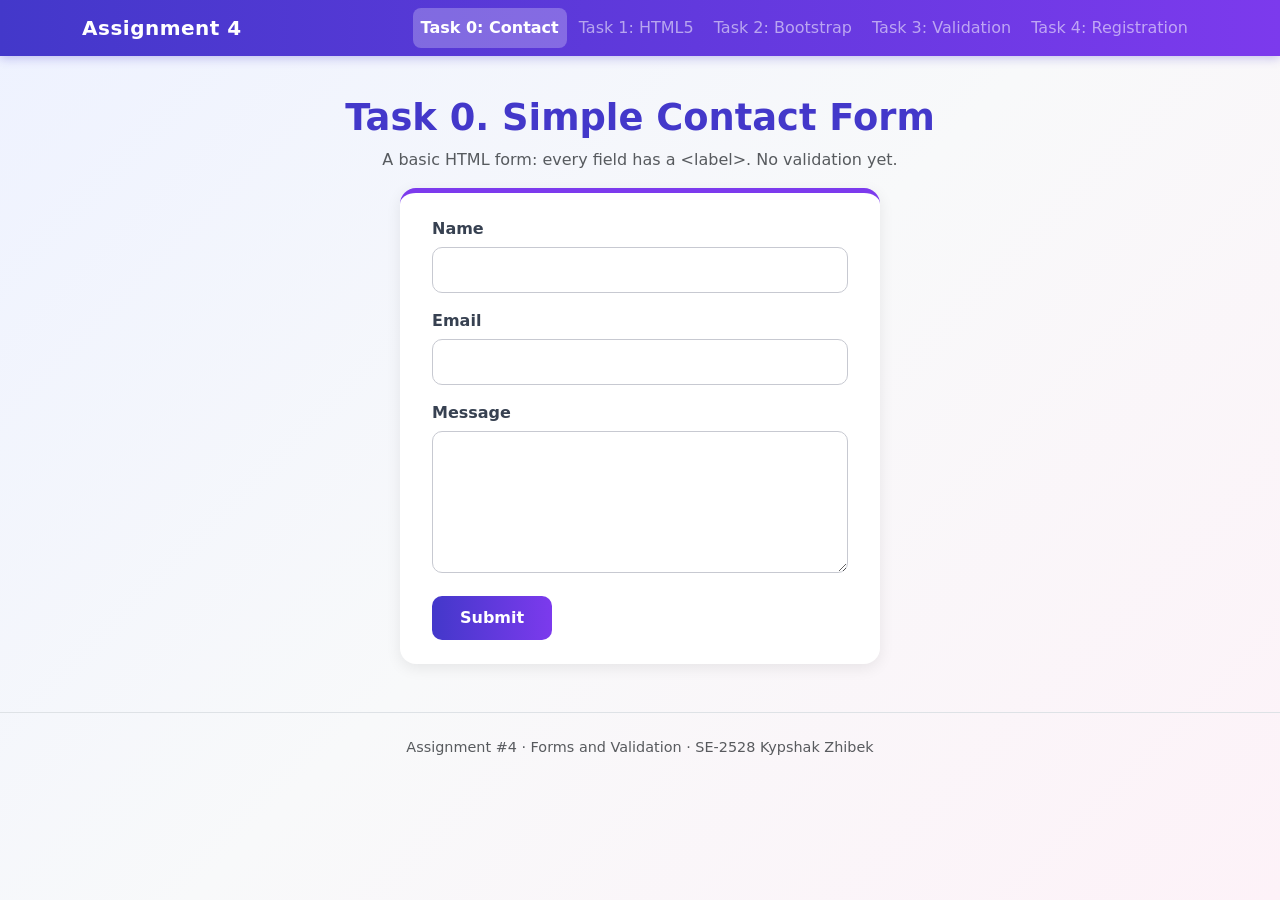
<file: index.html>
<!DOCTYPE html>
<html lang="en">
<head>
  <meta charset="UTF-8">
  <meta name="viewport" content="width=device-width, initial-scale=1">
  <title>Task 0: Simple Contact Form | Assignment 4</title>
  <link href="https://cdn.jsdelivr.net/npm/bootstrap@5.3.3/dist/css/bootstrap.min.css" rel="stylesheet">
  <link href="css/style.css" rel="stylesheet">
</head>
<body>
  <nav class="navbar navbar-expand-lg navbar-dark bg-dark">
    <div class="container">
      <a class="navbar-brand" href="index.html">Assignment 4</a>
      <button class="navbar-toggler" type="button" data-bs-toggle="collapse" data-bs-target="#nav" aria-controls="nav" aria-expanded="false" aria-label="Toggle navigation">
        <span class="navbar-toggler-icon"></span>
      </button>
      <div class="collapse navbar-collapse" id="nav">
        <ul class="navbar-nav ms-auto">
          <li class="nav-item"><a class="nav-link active" href="index.html">Task 0: Contact</a></li>
          <li class="nav-item"><a class="nav-link" href="html-validation.html">Task 1: HTML5</a></li>
          <li class="nav-item"><a class="nav-link" href="bootstrap-form.html">Task 2: Bootstrap</a></li>
          <li class="nav-item"><a class="nav-link" href="validation.html">Task 3: Validation</a></li>
          <li class="nav-item"><a class="nav-link" href="registration.html">Task 4: Registration</a></li>
        </ul>
      </div>
    </div>
  </nav>

  <main class="container page">
    <h1>Task 0. Simple Contact Form</h1>
    <p class="text-muted">A basic HTML form: every field has a &lt;label&gt;. No validation yet.</p>

    <form action="#" method="post">
      <p>
        <label for="name">Name</label><br>
        <input type="text" id="name" name="name">
      </p>
      <p>
        <label for="email">Email</label><br>
        <input type="email" id="email" name="email">
      </p>
      <p>
        <label for="message">Message</label><br>
        <textarea id="message" name="message" rows="5" cols="40"></textarea>
      </p>
      <button type="submit">Submit</button>
    </form>
  </main>

  <footer class="text-center text-muted py-4 mt-5 border-top">Assignment #4 · Forms and Validation · SE-2528 Kypshak Zhibek</footer>
  <script src="https://cdn.jsdelivr.net/npm/bootstrap@5.3.3/dist/js/bootstrap.bundle.min.js"></script>
</body>
</html>
</file>
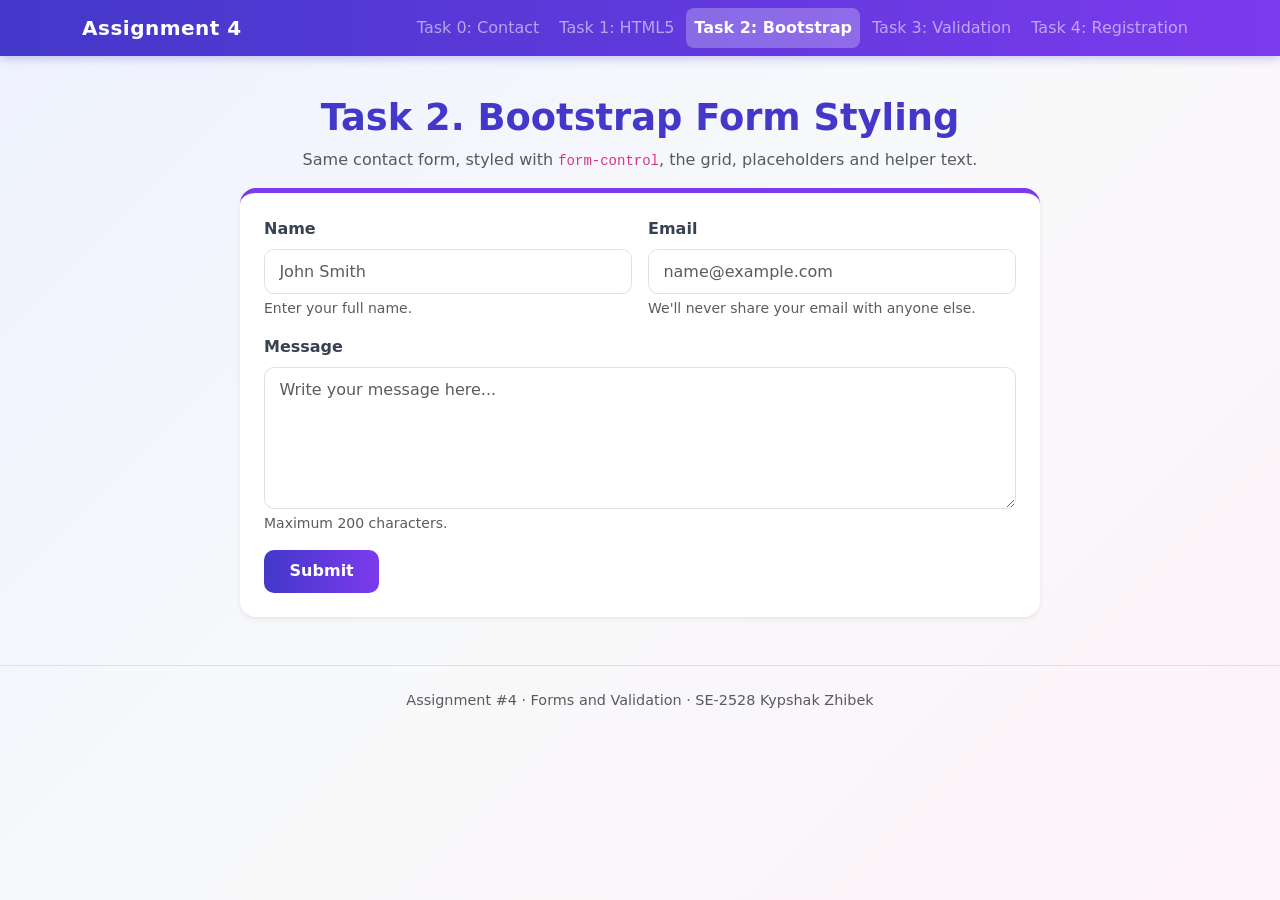
<file: bootstrap-form.html>
<!DOCTYPE html>
<html lang="en">
<head>
  <meta charset="UTF-8">
  <meta name="viewport" content="width=device-width, initial-scale=1">
  <title>Task 2: Bootstrap Form | Assignment 4</title>
  <link href="https://cdn.jsdelivr.net/npm/bootstrap@5.3.3/dist/css/bootstrap.min.css" rel="stylesheet">
  <link href="css/style.css" rel="stylesheet">
</head>
<body>
  <nav class="navbar navbar-expand-lg navbar-dark bg-dark">
    <div class="container">
      <a class="navbar-brand" href="index.html">Assignment 4</a>
      <button class="navbar-toggler" type="button" data-bs-toggle="collapse" data-bs-target="#nav" aria-controls="nav" aria-expanded="false" aria-label="Toggle navigation">
        <span class="navbar-toggler-icon"></span>
      </button>
      <div class="collapse navbar-collapse" id="nav">
        <ul class="navbar-nav ms-auto">
          <li class="nav-item"><a class="nav-link" href="index.html">Task 0: Contact</a></li>
          <li class="nav-item"><a class="nav-link" href="html-validation.html">Task 1: HTML5</a></li>
          <li class="nav-item"><a class="nav-link active" href="bootstrap-form.html">Task 2: Bootstrap</a></li>
          <li class="nav-item"><a class="nav-link" href="validation.html">Task 3: Validation</a></li>
          <li class="nav-item"><a class="nav-link" href="registration.html">Task 4: Registration</a></li>
        </ul>
      </div>
    </div>
  </nav>

  <main class="container page">
    <h1>Task 2. Bootstrap Form Styling</h1>
    <p class="text-muted">Same contact form, styled with <code>form-control</code>, the grid, placeholders and helper text.</p>

    <div class="card shadow-sm">
      <div class="card-body p-4">
        <form action="#" method="post">
          <div class="row g-3">
            <div class="col-md-6">
              <label for="name" class="form-label">Name</label>
              <input type="text" class="form-control" id="name" name="name" placeholder="John Smith" required maxlength="50">
              <div class="form-text">Enter your full name.</div>
            </div>
            <div class="col-md-6">
              <label for="email" class="form-label">Email</label>
              <input type="email" class="form-control" id="email" name="email" placeholder="name@example.com" required maxlength="100">
              <div class="form-text">We'll never share your email with anyone else.</div>
            </div>
            <div class="col-12">
              <label for="message" class="form-label">Message</label>
              <textarea class="form-control" id="message" name="message" rows="5" placeholder="Write your message here..." required maxlength="200"></textarea>
              <div class="form-text">Maximum 200 characters.</div>
            </div>
            <div class="col-12">
              <button type="submit" class="btn btn-primary">Submit</button>
            </div>
          </div>
        </form>
      </div>
    </div>
  </main>

  <footer class="text-center text-muted py-4 mt-5 border-top">Assignment #4 · Forms and Validation · SE-2528 Kypshak Zhibek</footer>
  <script src="https://cdn.jsdelivr.net/npm/bootstrap@5.3.3/dist/js/bootstrap.bundle.min.js"></script>
</body>
</html>
</file>
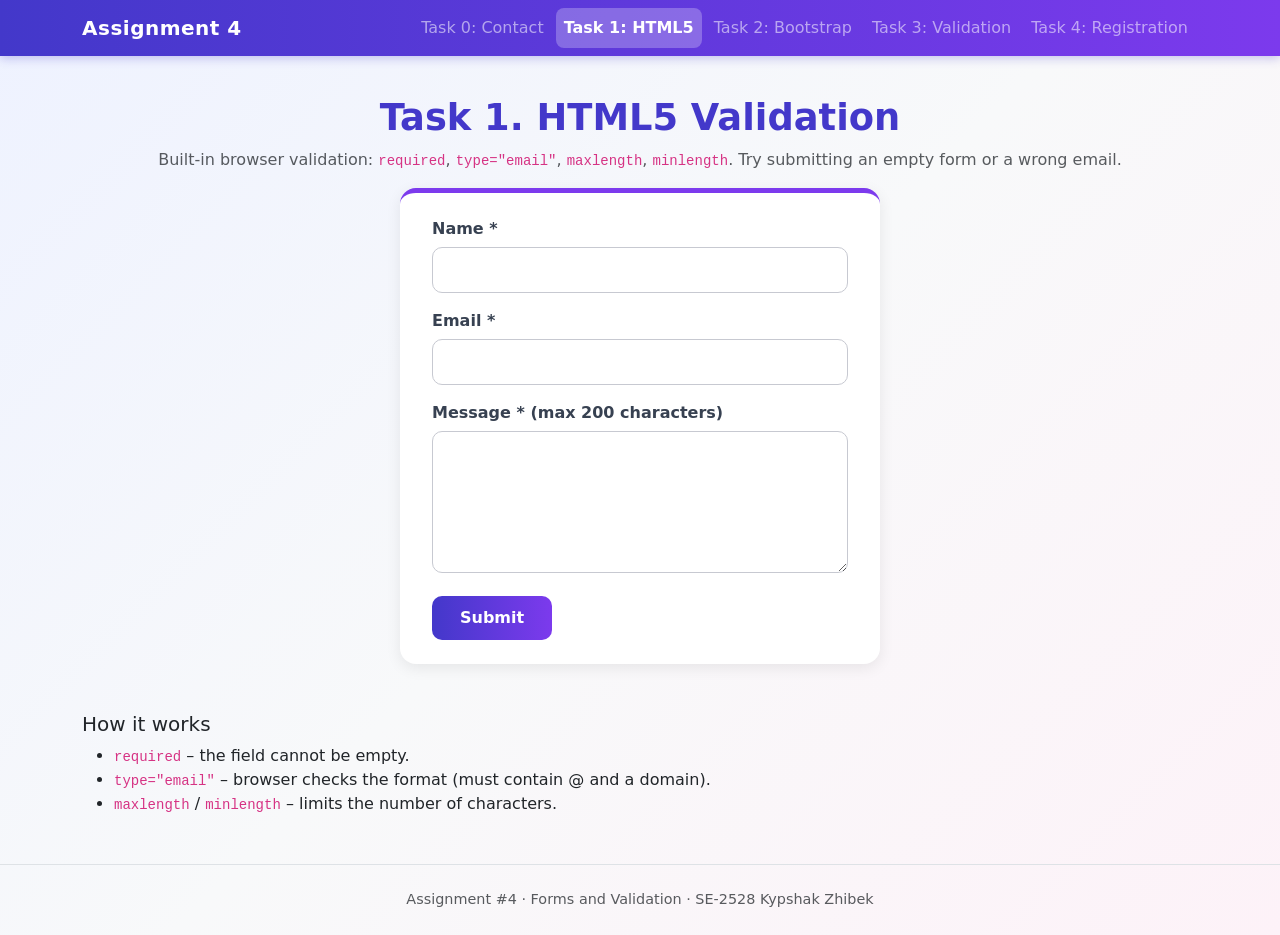
<file: html-validation.html>
<!DOCTYPE html>
<html lang="en">
<head>
  <meta charset="UTF-8">
  <meta name="viewport" content="width=device-width, initial-scale=1">
  <title>Task 1: HTML5 Validation | Assignment 4</title>
  <link href="https://cdn.jsdelivr.net/npm/bootstrap@5.3.3/dist/css/bootstrap.min.css" rel="stylesheet">
  <link href="css/style.css" rel="stylesheet">
</head>
<body>
  <nav class="navbar navbar-expand-lg navbar-dark bg-dark">
    <div class="container">
      <a class="navbar-brand" href="index.html">Assignment 4</a>
      <button class="navbar-toggler" type="button" data-bs-toggle="collapse" data-bs-target="#nav" aria-controls="nav" aria-expanded="false" aria-label="Toggle navigation">
        <span class="navbar-toggler-icon"></span>
      </button>
      <div class="collapse navbar-collapse" id="nav">
        <ul class="navbar-nav ms-auto">
          <li class="nav-item"><a class="nav-link" href="index.html">Task 0: Contact</a></li>
          <li class="nav-item"><a class="nav-link active" href="html-validation.html">Task 1: HTML5</a></li>
          <li class="nav-item"><a class="nav-link" href="bootstrap-form.html">Task 2: Bootstrap</a></li>
          <li class="nav-item"><a class="nav-link" href="validation.html">Task 3: Validation</a></li>
          <li class="nav-item"><a class="nav-link" href="registration.html">Task 4: Registration</a></li>
        </ul>
      </div>
    </div>
  </nav>

  <main class="container page">
    <h1>Task 1. HTML5 Validation</h1>
    <p class="text-muted">Built-in browser validation: <code>required</code>, <code>type="email"</code>, <code>maxlength</code>, <code>minlength</code>.
       Try submitting an empty form or a wrong email.</p>

    <form action="#" method="post">
      <p>
        <label for="name">Name *</label><br>
        <input type="text" id="name" name="name" required minlength="2" maxlength="50">
      </p>
      <p>
        <label for="email">Email *</label><br>
        <input type="email" id="email" name="email" required maxlength="100">
      </p>
      <p>
        <label for="message">Message * (max 200 characters)</label><br>
        <textarea id="message" name="message" rows="5" cols="40" required maxlength="200"></textarea>
      </p>
      <button type="submit">Submit</button>
    </form>

    <h2 class="h5 mt-5">How it works</h2>
    <ul>
      <li><code>required</code> – the field cannot be empty.</li>
      <li><code>type="email"</code> – browser checks the format (must contain @ and a domain).</li>
      <li><code>maxlength</code> / <code>minlength</code> – limits the number of characters.</li>
    </ul>
  </main>

  <footer class="text-center text-muted py-4 mt-5 border-top">Assignment #4 · Forms and Validation · SE-2528 Kypshak Zhibek</footer>
  <script src="https://cdn.jsdelivr.net/npm/bootstrap@5.3.3/dist/js/bootstrap.bundle.min.js"></script>
</body>
</html>
</file>
<file: css/style.css>
body {
  background: linear-gradient(135deg, #eef2ff 0%, #f8f9fa 50%, #fdf2f8 100%);
  min-height: 100vh;
  font-family: "Segoe UI", system-ui, sans-serif;
}
.page { padding-top: 2.5rem; }

h1 {
  font-size: 2rem;
  font-weight: 700;
  margin-bottom: .5rem;
  color: #4338ca;                 
}

.navbar {
  background: linear-gradient(90deg, #4338ca, #7c3aed) !important;  /* overrides bg-dark */
  box-shadow: 0 2px 10px rgba(67, 56, 202, .3);
}
.navbar-brand { font-weight: 700; letter-spacing: .5px; }
.nav-link { border-radius: 8px; margin: 0 2px; transition: background .2s; }
.nav-link:hover { background: rgba(255, 255, 255, .15); }
.nav-link.active { background: rgba(255, 255, 255, .25); font-weight: 600; }

.card {
  border: none;
  border-radius: 16px;
  border-top: 5px solid #7c3aed;
  transition: transform .2s, box-shadow .2s;
}
.card:hover {
  transform: translateY(-3px);
  box-shadow: 0 10px 25px rgba(67, 56, 202, .15) !important;
}

.form-label { font-weight: 600; color: #374151; }
.form-control, .form-select { border-radius: 10px; padding: .6rem .9rem; }
.form-control:focus, .form-select:focus {
  border-color: #7c3aed;
  box-shadow: 0 0 0 .25rem rgba(124, 58, 237, .2);
}
.form-check-input:checked { background-color: #7c3aed; border-color: #7c3aed; }

.btn-primary {
  background: linear-gradient(90deg, #4338ca, #7c3aed);
  border: none;
  border-radius: 10px;
  padding: .6rem 1.6rem;
  font-weight: 600;
  transition: transform .15s, box-shadow .15s;
}
.btn-primary:hover {
  transform: translateY(-2px);
  box-shadow: 0 6px 15px rgba(124, 58, 237, .4);
}
.btn-outline-secondary { border-radius: 10px; padding: .6rem 1.6rem; }

main > form {
  background: #fff;
  max-width: 480px;
  padding: 1.5rem 2rem;
  border-radius: 16px;
  border-top: 5px solid #7c3aed;
  box-shadow: 0 4px 15px rgba(0, 0, 0, .08);
}
main > form label { font-weight: 600; color: #374151; }
main > form input[type="text"],
main > form input[type="email"],
main > form textarea {
  width: 100%;
  padding: 10px;
  margin-top: 6px;
  border: 1px solid #c7c9d1;
  border-radius: 10px;
  font-family: inherit;
}
main > form input:focus,
main > form textarea:focus {
  outline: none;
  border-color: #7c3aed;
  box-shadow: 0 0 0 4px rgba(124, 58, 237, .2);
}
main > form button {
  background: linear-gradient(90deg, #4338ca, #7c3aed);
  color: #fff;
  border: none;
  border-radius: 10px;
  padding: 10px 28px;
  font-weight: 600;
  cursor: pointer;
}
main > form button:hover { opacity: .9; }

footer { font-size: .9rem; }

/* ---------- Centering ---------- */
.page > h1,
.page > p { text-align: center; }         

main > form {                            
  margin-left: auto;
  margin-right: auto;
}
.page > .card {                            
  max-width: 800px;
  margin-left: auto;
  margin-right: auto;
}

@media (max-width: 768px) {
  .page { padding-top: 1.5rem; }
  h1 { font-size: 1.6rem; }
  main > form { padding: 1.2rem; }
  .card-body { padding: 1.2rem !important; }
}

@media (max-width: 576px) {
  h1 { font-size: 1.4rem; }
  .page > p { font-size: .95rem; }
  main > form { max-width: 100%; }
  .btn-primary, .btn-outline-secondary { width: 100%; }   /* full-width buttons */
  .card:hover { transform: none; }                        /* no hover jump on touch screens */
}

@media (min-width: 1200px) {
  h1 { font-size: 2.3rem; }
}
</file>
